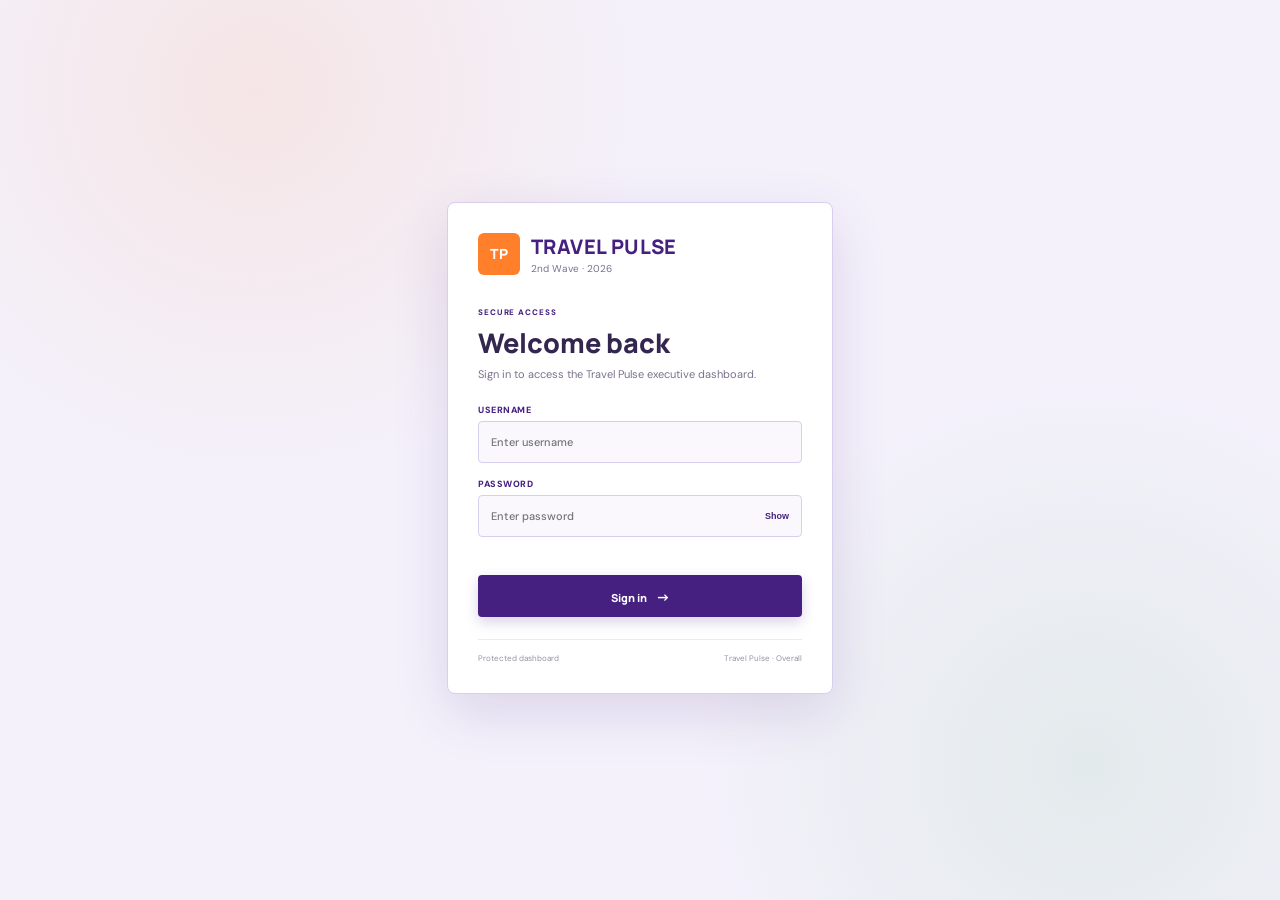
<file: login.html>
<!doctype html>
<html lang="en">
<head>
  <meta charset="UTF-8" />
  <meta name="viewport" content="width=device-width, initial-scale=1.0" />
  <title>Travel Pulse | Login</title>
  <link rel="preconnect" href="https://fonts.googleapis.com">
  <link rel="preconnect" href="https://fonts.gstatic.com" crossorigin>
  <link href="https://fonts.googleapis.com/css2?family=DM+Sans:wght@400;500;600;700&family=Manrope:wght@600;700;800&display=swap" rel="stylesheet">
  <link rel="stylesheet" href="styles.css" />
</head>
<body class="login-page">
  <main class="login-shell">
    <section class="login-card" aria-labelledby="loginTitle">
      <div class="login-brand">
        <div class="login-mark">TP</div>
        <div>
          <strong>Travel Pulse</strong>
          <span>2nd Wave · 2026</span>
        </div>
      </div>

      <div class="login-heading">
        <span class="section-tag">SECURE ACCESS</span>
        <h1 id="loginTitle">Welcome back</h1>
        <p>Sign in to access the Travel Pulse executive dashboard.</p>
      </div>

      <form id="loginForm" autocomplete="on">
        <label class="login-label" for="username">Username</label>
        <input class="login-input" id="username" name="username" type="text"
               placeholder="Enter username" autocomplete="username" required />

        <label class="login-label" for="password">Password</label>
        <div class="password-wrap">
          <input class="login-input" id="password" name="password" type="password"
                 placeholder="Enter password" autocomplete="current-password" required />
          <button class="password-toggle" id="togglePassword" type="button" aria-label="Show password">Show</button>
        </div>

        <div class="login-error" id="loginError" role="alert" aria-live="polite"></div>

        <button class="login-submit" type="submit">Sign in <span>→</span></button>
      </form>

      <div class="login-footer">
        <span>Protected dashboard</span>
        <span>Travel Pulse · Overall</span>
      </div>
    </section>
  </main>

  <script>
    // Change these two values to your preferred credentials.
    const VALID_USERNAME = "admin";
    const VALID_PASSWORD = "TravelPulse2026";

    if (sessionStorage.getItem("travelPulseAuth") === "1") {
      window.location.replace("index.html");
    }

    const form = document.getElementById("loginForm");
    const error = document.getElementById("loginError");
    const password = document.getElementById("password");
    const toggle = document.getElementById("togglePassword");

    toggle.addEventListener("click", () => {
      const visible = password.type === "text";
      password.type = visible ? "password" : "text";
      toggle.textContent = visible ? "Show" : "Hide";
      toggle.setAttribute("aria-label", visible ? "Show password" : "Hide password");
    });

    form.addEventListener("submit", (event) => {
      event.preventDefault();
      const username = document.getElementById("username").value.trim();
      const pass = password.value;

      if (username === VALID_USERNAME && pass === VALID_PASSWORD) {
        sessionStorage.setItem("travelPulseAuth", "1");
        window.location.replace("index.html");
      } else {
        error.textContent = "Invalid username or password. Please try again.";
        password.focus();
      }
    });
  </script>
</body>
</html>
</file>
<file: styles.css>
:root{
  --bg:#f4f1fb;--panel:#fff;--ink:#33264f;--muted:#7b718d;--line:#d8cfee;
  --purple:#452080;--purple-2:#5a2d92;--orange:#ff7f2a;--green:#4eae68;--yellow:#ffb21a;
  --lilac:#9b8dc1;--red:#ef476f;--lav:#e9e2f5;--shadow:0 3px 12px rgba(69,32,128,.08)
}
*{box-sizing:border-box}
html{scroll-behavior:smooth}
body{margin:0;background:var(--bg);color:var(--ink);font-family:"DM Sans",sans-serif;font-size:12px}
.topbar{display:flex;align-items:center;gap:24px;background:var(--purple);color:#fff;padding:10px 22px 9px;min-height:64px;border-bottom:1px solid #3a196e}
.brand{display:flex;gap:10px;align-items:center;min-width:155px}.brand-mark{width:34px;height:34px;border-radius:4px;background:var(--orange);display:grid;place-items:center;font:800 12px Manrope;color:#fff}.brand strong{display:block;font:800 18px Manrope;letter-spacing:.02em;text-transform:uppercase}.brand span{display:block;font-size:9px;color:#d8cfee;margin-top:2px}.headline{flex:1;min-width:0}.headline h1{font-family:Manrope;font-size:15px;line-height:1.2;margin:0 0 3px;color:#fff}.headline p{color:#d9d0e8;margin:0;font-size:10px}.topbar .sidebar-note{flex-shrink:0;text-align:right;display:flex;flex-direction:column}.topbar .sidebar-note span,.topbar .sidebar-note small{color:#d4c9e5;font-size:9px}.topbar .sidebar-note strong{font:800 18px Manrope;margin:1px 0;color:#fff}
.tabs{display:flex;gap:0;background:var(--lav);border-bottom:1px solid #cfc2e3;padding:0 22px;position:sticky;top:0;z-index:20;overflow-x:auto}.tab{appearance:none;border:0;background:transparent;font:600 10.5px "DM Sans";color:#7d728d;padding:9px 24px;cursor:pointer;border-top:3px solid transparent;white-space:nowrap}.tab:hover{color:var(--purple)}.tab.active{color:var(--purple);background:#fff;border-top-color:var(--orange);border-bottom:1px solid #fff}
.filters-bar{display:flex;align-items:flex-start;gap:10px;background:#fff;border-bottom:1px solid var(--line);padding:7px 22px;position:sticky;top:38px;z-index:19;flex-wrap:wrap}.filter-title{font-size:9px;font-weight:800;text-transform:uppercase;color:var(--purple);margin:8px 7px 0 0;flex:0 0 auto}.filter-grid{display:grid;grid-template-columns:repeat(5,minmax(135px,1fr));gap:5px 7px;flex:1;min-width:0}.filter-actions{display:flex;align-items:center;gap:7px;margin-left:auto;align-self:flex-end}.filter-control{position:relative;min-width:0}.filter-label{display:block;font-size:7px;color:#8a7e98;font-weight:700;text-transform:uppercase;letter-spacing:.04em;margin-bottom:3px}.multi-select{width:100%;min-height:30px;border:1px solid #d8cfea;background:#f7f4fb;border-radius:2px;padding:5px 24px 5px 8px;color:var(--ink);font-size:9px;font-weight:700;cursor:pointer;text-align:left;position:relative;white-space:nowrap;overflow:hidden;text-overflow:ellipsis}.multi-select:after{content:"⌄";position:absolute;right:8px;top:5px;color:#766a83;font-size:11px}.multi-select:focus,.multi-select.open{border-color:var(--orange);outline:none;box-shadow:0 0 0 2px rgba(255,127,42,.12)}.multi-menu{position:absolute;left:0;right:0;top:100%;margin-top:3px;background:#fff;border:1px solid #d8cfea;box-shadow:0 6px 16px rgba(69,32,128,.14);padding:5px;z-index:50;display:none;max-height:220px;overflow:auto}.multi-menu.open{display:block}.multi-option{display:flex;align-items:center;gap:6px;padding:6px 5px;font-size:9px;color:#554a62;cursor:pointer;line-height:1.15}.multi-option:hover{background:#f4effa}.multi-option input{accent-color:var(--purple);width:12px;height:12px;margin:0;flex:0 0 auto}.multi-option.all{border-bottom:1px solid #eee9f5;margin-bottom:3px;font-weight:800;color:var(--purple)}.filter-selection-count{font-size:7px;color:#8d819b;margin-top:2px;min-height:9px}.filters-bar .mini-note{font-size:9px;color:#6e6280;background:#f1edf8;padding:6px 8px;border-radius:2px;white-space:nowrap}.filter-note{font-size:9px;color:#8a7e98;white-space:nowrap}.reset-btn{border:1px solid #cfc2e3;background:#fff;border-radius:2px;padding:6px 10px;font-size:9px;font-weight:800;color:var(--purple);cursor:pointer}.reset-btn:hover{background:#f5f0fb;border-color:var(--orange)}
main{padding:10px 22px 14px;max-width:1600px;width:100%;margin:auto}.tab-panel[hidden]{display:none}.tab-intro{color:var(--muted);font-size:10px;margin:0 0 8px;padding:7px 9px;background:#fff;border-left:3px solid var(--orange)}
.section-tag{font-size:8px;letter-spacing:.11em;font-weight:800;color:var(--purple)}h2{font-family:Manrope,sans-serif;font-size:12px;margin:2px 0 0;color:var(--ink)}
.kpi-grid{display:grid;grid-template-columns:repeat(5,1fr);gap:10px;margin:3px 0 10px}.kpi{background:var(--panel);border:1px solid var(--line);border-radius:2px;padding:10px 12px;box-shadow:var(--shadow);position:relative;overflow:hidden}.kpi:before{content:"";position:absolute;left:0;top:0;bottom:0;width:3px;background:var(--purple)}.kpi:nth-child(2):before{background:var(--orange)}.kpi:nth-child(3):before{background:var(--green)}.kpi:nth-child(4):before{background:var(--red)}.kpi:nth-child(5):before{background:var(--yellow)}.kpi-label{font-size:8.5px;color:var(--muted);font-weight:800;text-transform:uppercase}.kpi-value{font:800 22px Manrope;margin:3px 0 1px;color:var(--purple)}.kpi-sub{font-size:8px;color:#8a7e98}
.grid{display:grid;gap:10px;margin-bottom:10px}.grid.two{grid-template-columns:1.35fr 1fr}.card{background:var(--panel);border:1px solid var(--line);border-radius:2px;padding:10px;box-shadow:none;min-width:0}.card-head{display:flex;justify-content:space-between;align-items:flex-start;margin-bottom:6px;gap:8px;border-bottom:1px solid #eee9f5;padding-bottom:5px}.mini-note{font-size:8px;color:#7d728d;background:#f3eff8;padding:4px 6px;border-radius:2px;white-space:nowrap}.chart{width:100%;min-height:250px}.axis text{fill:#80758f;font-size:8px}.axis path,.axis line{stroke:#ded7e9}.gridline line{stroke:#eeeaf4}.gridline path{display:none}.tooltip{position:fixed;pointer-events:none;background:var(--purple);color:#fff;padding:7px 9px;border-radius:2px;font-size:9px;box-shadow:0 5px 14px rgba(69,32,128,.2);opacity:0;z-index:30}
.donut-center{font:800 20px Manrope;fill:var(--purple)}.donut-sub{font-size:8px;fill:#8a7e98}.legend text{font-size:8.5px;fill:#5f536f}
.rank-list{padding-top:2px}.rank-item{display:grid;grid-template-columns:22px 1fr auto;gap:7px;align-items:center;padding:7px 0;border-bottom:1px solid #eeeaf4}.rank-num{width:18px;height:18px;border-radius:2px;background:#eee8f7;color:var(--purple);display:grid;place-items:center;font-size:8px;font-weight:800}.rank-label{font-size:9px;line-height:1.2;color:#655a73}.rank-value{font-weight:800;font-size:9px;color:var(--purple)}
.gauge-wrap{min-height:220px;display:flex;align-items:center;justify-content:center}.gauge-value{font:800 28px Manrope;fill:var(--purple)}.gauge-label{font-size:9px;fill:#8a7e98}.gauge-sub{font-size:8.5px;fill:#8a7e98}.scatter-dot{stroke:#fff;stroke-width:1.5}.scatter-label{font-size:8.5px;fill:#514563;font-weight:800}.line-path{fill:none;stroke-width:2.5}.line-dot{stroke:#fff;stroke-width:1.5}
footer{text-align:right;color:#a097ad;font-size:8px;padding:5px 2px 2px}
@media(max-width:1100px){.kpi-grid{grid-template-columns:repeat(2,1fr)}.grid.two{grid-template-columns:1fr}.topbar{flex-wrap:wrap}.headline{order:3;flex-basis:100%}.filter-note{margin-left:0}}
@media(max-width:650px){main{padding:10px 12px}.topbar{padding:9px 12px}.tabs,.filters-bar{padding-left:12px;padding-right:12px}.kpi-grid{grid-template-columns:1fr}.filters-bar{align-items:flex-start}.filters-bar select{width:100%}}
@media(max-width:1100px){.filter-grid{grid-template-columns:repeat(3,minmax(135px,1fr))}.filter-actions{width:100%;justify-content:flex-end}}
@media(max-width:650px){.filter-grid{grid-template-columns:repeat(2,minmax(130px,1fr));width:100%}.filter-actions{width:100%;justify-content:space-between;flex-wrap:wrap}.filter-title{width:100%;margin-bottom:0}.filters-bar{gap:7px}}

.insight-banner{display:flex;align-items:flex-start;gap:8px;background:#fff;border:1px solid var(--line);border-left:3px solid var(--green);border-radius:2px;padding:8px 10px;margin:0 0 10px;font-size:10px;line-height:1.55;color:#554a62}
.insight-banner b,.insight-banner strong{color:var(--purple)}
.insight-tag{flex:0 0 auto;font-size:8px;font-weight:800;letter-spacing:.08em;color:#1f8f5f;text-transform:uppercase;background:#e5f8ee;padding:3px 6px;border-radius:2px;margin-top:1px}
.card-head-actions{display:flex;align-items:center;gap:6px;flex-shrink:0}
.export-btn{border:1px solid #d8cfea;background:#fff;color:var(--purple);border-radius:2px;width:20px;height:20px;font-size:10px;line-height:1;cursor:pointer;display:flex;align-items:center;justify-content:center;padding:0;flex:0 0 auto}
.export-btn:hover{background:#f5f0fb;border-color:var(--orange);color:var(--orange)}
.segment-chip{font-size:9px;font-weight:800;color:var(--purple);background:#f1edf8;border:1px solid #ddd2f0;padding:6px 9px;border-radius:20px;white-space:nowrap}
.chip-clear{border:1px solid #ddd2f0;background:#fff;color:#8a7e98;border-radius:50%;width:17px;height:17px;font-size:8px;line-height:1;cursor:pointer;display:flex;align-items:center;justify-content:center;padding:0;margin-left:-4px}
.chip-clear:hover{background:var(--red);border-color:var(--red);color:#fff}
.radar-wrap{min-height:320px;display:flex;align-items:center;justify-content:center}
.map-row{grid-template-columns:2fr 1fr}.map-card{min-height:350px}.map-insight{min-height:350px;display:flex;flex-direction:column}.global-map{min-height:315px}.map-label{font-size:7px;font-weight:800;fill:#554a62;pointer-events:none}.map-legend text{font-size:8px;fill:#81758f}.map-focus-name{font:800 22px Manrope;color:var(--purple);margin:8px 0 2px}.map-focus-metric{font:800 28px Manrope;color:var(--orange);margin:4px 0}.map-focus-label{font-size:9px;color:#675b75;font-weight:700}.map-focus-hint{margin-top:auto;background:#f5f0fa;border-left:3px solid var(--orange);padding:9px;font-size:9px;line-height:1.45;color:#6f637c}.market-bubbles circle{transition:opacity .15s ease, r .15s ease}.market-bubbles g:hover circle{stroke:#452080;stroke-width:2.5}.global-map svg{overflow:visible}
@media(max-width:900px){.map-row{grid-template-columns:1fr}.map-insight{min-height:180px}.map-focus-hint{margin-top:12px}}


/* ---------- Login / authentication ---------- */
.login-page{
  min-height:100vh;
  margin:0;
  background:
    radial-gradient(circle at 20% 10%, rgba(255,127,42,.10), transparent 30%),
    radial-gradient(circle at 85% 85%, rgba(78,174,104,.10), transparent 30%),
    var(--bg);
  display:grid;
  place-items:center;
  padding:24px;
}
.login-shell{width:100%;max-width:430px}
.login-card{
  background:#fff;
  border:1px solid var(--line);
  border-radius:8px;
  padding:30px;
  box-shadow:0 18px 55px rgba(69,32,128,.14);
}
.login-brand{display:flex;align-items:center;gap:11px;margin-bottom:28px}
.login-mark{
  width:42px;height:42px;border-radius:6px;background:var(--orange);
  display:grid;place-items:center;color:#fff;font:800 14px Manrope
}
.login-brand strong{display:block;font:800 20px Manrope;letter-spacing:.02em;text-transform:uppercase;color:var(--purple)}
.login-brand span{display:block;font-size:10px;color:var(--muted);margin-top:2px}
.login-heading{margin-bottom:22px}
.login-heading h1{font:800 27px Manrope;color:var(--ink);margin:5px 0 5px}
.login-heading p{font-size:11px;line-height:1.5;color:var(--muted);margin:0}
.login-label{display:block;font-size:9px;font-weight:800;text-transform:uppercase;letter-spacing:.06em;color:var(--purple);margin:0 0 5px}
.login-input{
  width:100%;height:42px;border:1px solid var(--line);border-radius:4px;
  background:#faf8fd;color:var(--ink);font:500 11px "DM Sans";
  padding:0 12px;margin-bottom:15px;outline:none
}
.login-input:focus{border-color:var(--orange);box-shadow:0 0 0 3px rgba(255,127,42,.10)}
.password-wrap{position:relative}
.password-wrap .login-input{padding-right:58px}
.password-toggle{
  position:absolute;right:7px;top:4px;height:34px;border:0;background:transparent;
  color:var(--purple);font-size:9px;font-weight:800;cursor:pointer
}
.login-error{min-height:17px;color:var(--red);font-size:9px;margin:-2px 0 8px}
.login-submit{
  width:100%;height:42px;border:0;border-radius:4px;background:var(--purple);color:#fff;
  font:800 11px Manrope;cursor:pointer;box-shadow:0 5px 14px rgba(69,32,128,.20)
}
.login-submit:hover{background:var(--purple-2)}
.login-submit span{margin-left:7px;font-size:14px}
.login-footer{
  display:flex;justify-content:space-between;gap:10px;margin-top:22px;padding-top:13px;
  border-top:1px solid #eee9f5;color:#9a90a6;font-size:8px
}
.logout-btn{
  flex:0 0 auto;align-self:center;margin-left:10px;border:1px solid rgba(255,255,255,.28);
  background:rgba(255,255,255,.08);color:#fff;border-radius:3px;padding:7px 10px;
  font:700 9px "DM Sans";cursor:pointer
}
.logout-btn:hover{background:rgba(255,255,255,.16);border-color:rgba(255,255,255,.5)}
@media(max-width:650px){
  .login-page{padding:14px}.login-card{padding:23px}
}


/* ---------- Complete survey question explorer ---------- */
.survey-toolbar{
  display:flex;align-items:flex-start;justify-content:space-between;gap:12px;
  background:#fff;border:1px solid var(--line);padding:10px 12px;margin-bottom:10px
}
.survey-toolbar h2{margin-top:2px}
.survey-question-grid{
  display:grid;grid-template-columns:1.35fr 1fr;gap:10px;align-items:start
}
.survey-card{min-width:0}
.survey-card.survey-wide{grid-column:1/-1}
.survey-card.matrix-card{grid-column:1/-1}
.survey-head-copy{min-width:0}
.survey-head-copy h2{
  max-width:900px;line-height:1.35
}
.survey-base{
  font-size:8px;color:#8a7e98;background:#faf8fc;border-bottom:1px solid #eee9f5;
  padding:4px 6px;margin:-1px 0 4px
}
.survey-card .chart{
  overflow-x:hidden
}
.survey-card .chart.long-chart{
  max-height:620px;
  overflow-y:auto;
  overflow-x:hidden;
  border:1px solid #eee9f5;
  background:#fff
}
.survey-secondary{
  margin-top:6px;padding:7px 9px;background:#f6f2fa;border-left:3px solid var(--orange);
  font-size:8px;line-height:1.6;color:#655a73
}
.survey-matrix{
  width:100%;
  min-width:0
}
.matrix-scroll{
  max-height:620px;
  overflow:auto;
  border:1px solid #eee9f5;
  background:#fff
}
.survey-matrix-table{
  border-collapse:separate;border-spacing:0;
  min-width:1180px;width:max-content;
  font-size:8px;color:#5e536d
}
.survey-matrix-table th,
.survey-matrix-table td{
  border-right:1px solid #eee9f5;border-bottom:1px solid #eee9f5;
  padding:7px 8px;text-align:center;white-space:nowrap
}
.survey-matrix-table thead th{
  position:sticky;top:0;z-index:3;background:#f3eff8;color:var(--purple);
  font-weight:800;max-width:180px;white-space:normal;line-height:1.25
}
.survey-matrix-table thead th:first-child{
  left:0;z-index:5;min-width:210px;text-align:left
}
.survey-matrix-table tbody th{
  position:sticky;left:0;z-index:2;background:#fff;text-align:left;
  min-width:210px;font-weight:700;color:#5d526c
}
.survey-matrix-table tbody tr:hover th,
.survey-matrix-table tbody tr:hover td{background:#faf8fc}
.survey-matrix-table tbody tr.matrix-selected th{
  background:#efe6f8;color:var(--purple);box-shadow:inset 3px 0 0 var(--orange)
}
.survey-matrix-table td{
  min-width:58px;font-weight:700
}
.matrix-footnote{
  font-size:8px;color:#8a7e98;padding:6px 2px
}
.survey-missing{
  grid-column:1/-1;
  background:#fbf9fd
}
.survey-missing p{
  margin:0;color:#776b84;font-size:9px;line-height:1.5
}
.empty-chart{
  padding:18px;color:#8a7e98;font-size:9px;text-align:center
}
@media(max-width:1100px){
  .survey-question-grid{grid-template-columns:1fr}
  .survey-card.survey-wide,.survey-card.matrix-card{grid-column:auto}
}
@media(max-width:650px){
  .survey-toolbar{flex-direction:column}
  .survey-card .chart.long-chart{max-height:500px}
  .matrix-scroll{max-height:500px}
}
</file>
